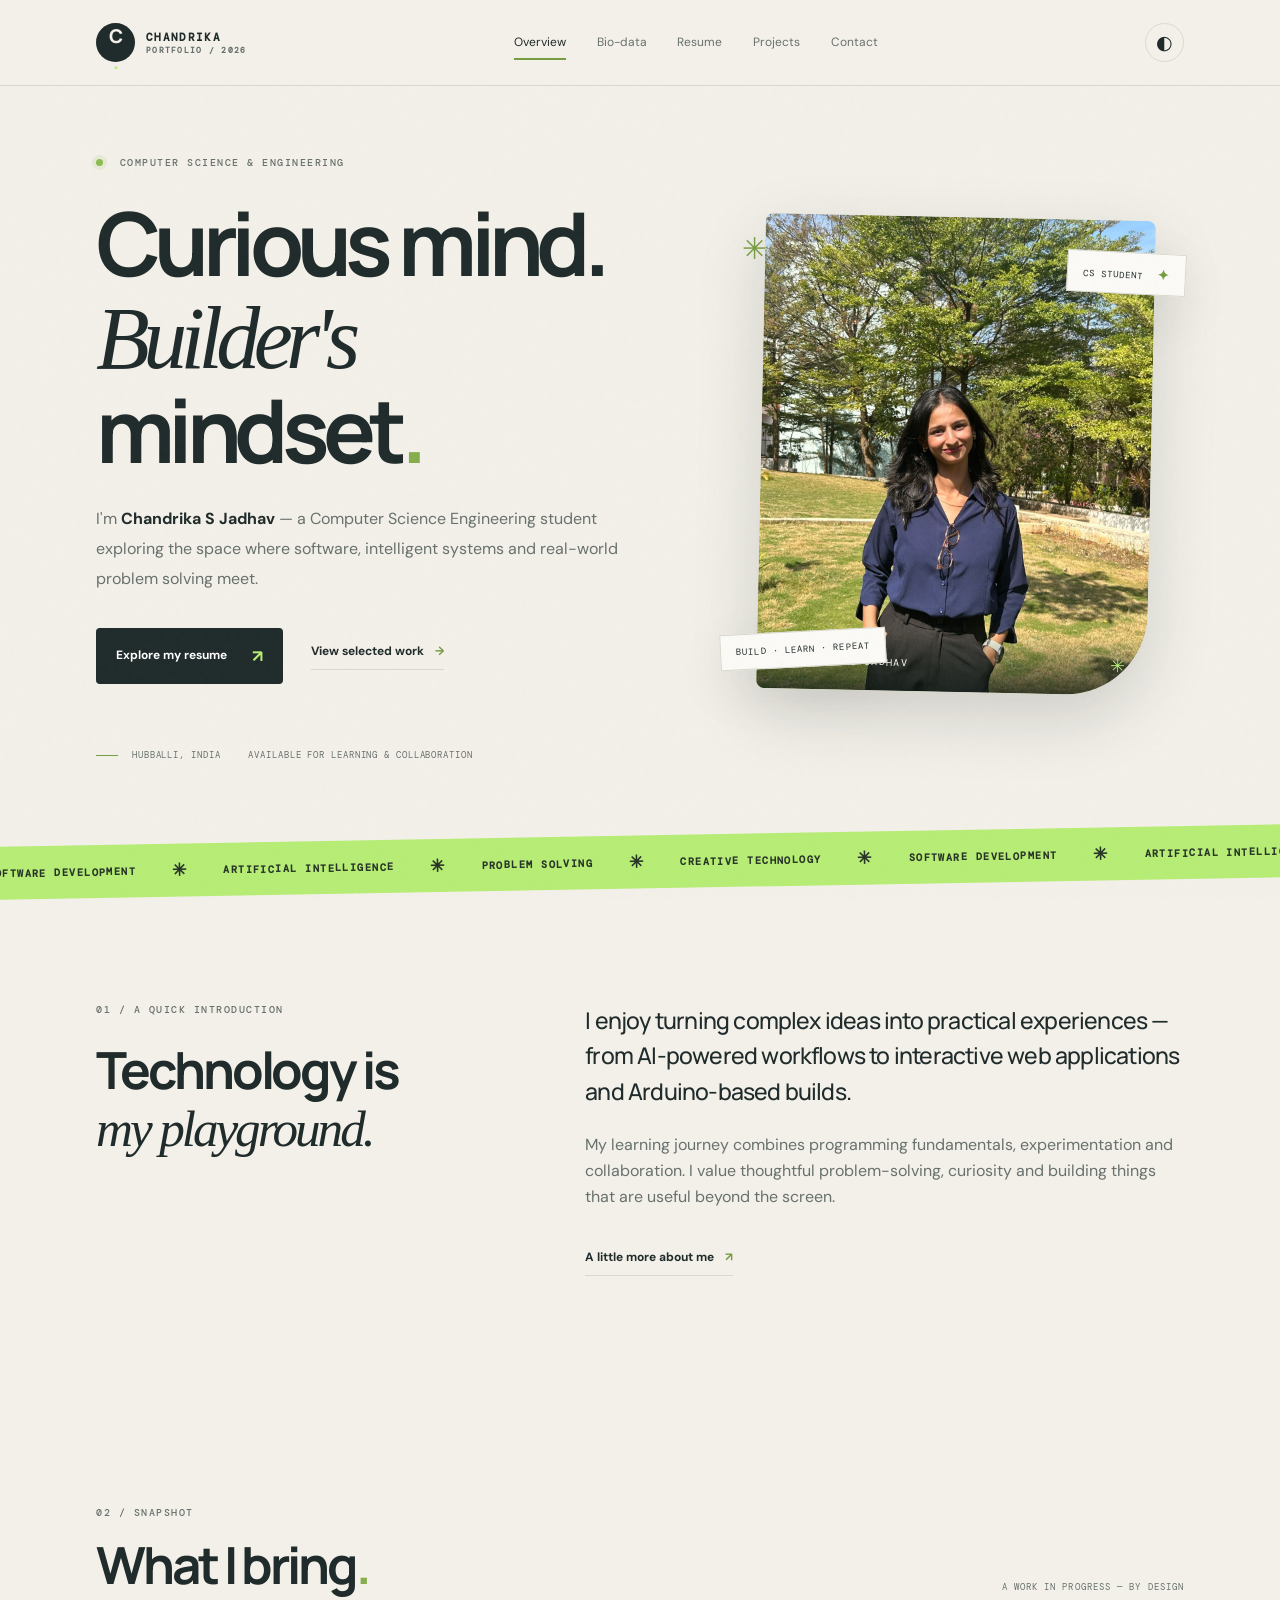
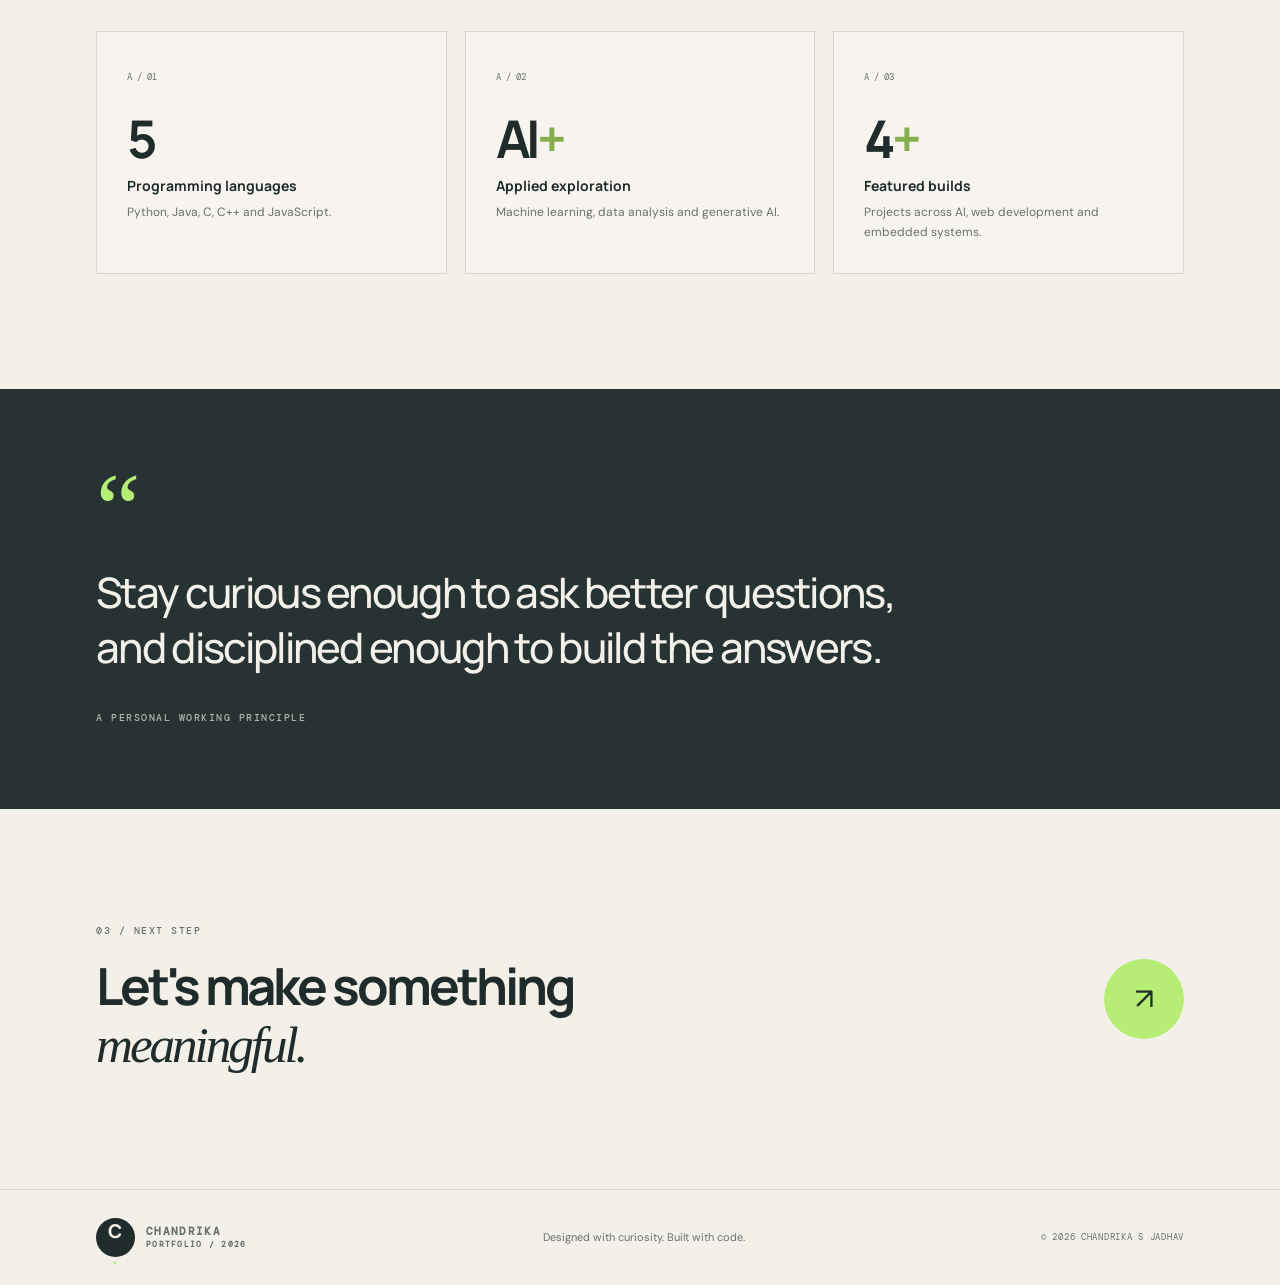
<file: index.html>
<!DOCTYPE html>
<html lang="en">
<head>
  <meta charset="UTF-8">
  <meta name="viewport" content="width=device-width, initial-scale=1.0">
  <meta name="description" content="The personal portfolio and resume of Chandrika S Jadhav, Computer Science Engineering student.">
  <title>Chandrika S Jadhav — Portfolio</title>
  <link rel="preconnect" href="https://fonts.googleapis.com">
  <link rel="preconnect" href="https://fonts.gstatic.com" crossorigin>
  <link href="https://fonts.googleapis.com/css2?family=DM+Mono:wght@400;500&family=DM+Sans:wght@400;500;600;700&family=Manrope:wght@400;500;600;700;800&display=swap" rel="stylesheet">
  <link rel="stylesheet" href="css/style.css">
</head>
<body>
  <div class="page-noise" aria-hidden="true"></div>
  <header class="site-header">
    <a class="brand" href="index.html" aria-label="Chandrika home"><span class="brand-mark">C<span>.</span></span><span class="brand-name">CHANDRIKA <small>PORTFOLIO / 2026</small></span></a>
    <button class="menu-toggle" aria-label="Open navigation" aria-expanded="false"><span></span><span></span></button>
    <nav class="main-nav" aria-label="Main navigation">
      <a class="active" href="index.html">Overview</a>
      <a href="biodata.html">Bio-data</a>
      <a href="resume.html">Resume</a>
      <a href="projects.html">Projects</a>
      <a href="contact.html">Contact</a>
    </nav>
    <button class="theme-toggle" type="button" aria-label="Toggle colour theme"><span class="theme-icon">◐</span></button>
  </header>

  <main>
    <section class="hero section-wrap">
      <div class="hero-copy">
        <p class="eyebrow reveal"><span class="status-dot"></span> COMPUTER SCIENCE & ENGINEERING</p>
        <h1 class="hero-title reveal">Curious mind.<br><em>Builder's</em> mindset<span class="accent">.</span></h1>
        <p class="hero-intro reveal">I'm <strong>Chandrika S Jadhav</strong> — a Computer Science Engineering student exploring the space where software, intelligent systems and real-world problem solving meet.</p>
        <div class="hero-actions reveal">
          <a class="button button-primary" href="resume.html">Explore my resume <span>↗</span></a>
          <a class="text-link" href="projects.html">View selected work <span>→</span></a>
        </div>
        <div class="hero-meta reveal">
          <span><i class="meta-line"></i> HUBBALLI, INDIA</span>
          <span>AVAILABLE FOR LEARNING & COLLABORATION</span>
        </div>
      </div>
      <div class="hero-photo-wrap reveal">
        <div class="hero-photo-frame">
          <img class="hero-photo" src="images/chandrika-profile.jpg" alt="Chandrika S Jadhav standing outdoors in a navy shirt" fetchpriority="high">
          <span class="photo-caption">CHANDRIKA S JADHAV <i>✳</i></span>
        </div>
        <span class="photo-float photo-float-top">CS STUDENT <b>✦</b></span>
        <span class="photo-float photo-float-bottom">BUILD · LEARN · REPEAT</span>
        <span class="photo-spark">✳</span>
      </div>
    </section>

    <section class="ticker" aria-label="Areas of interest">
      <div class="ticker-track"><span>SOFTWARE DEVELOPMENT</span><b>✳</b><span>ARTIFICIAL INTELLIGENCE</span><b>✳</b><span>PROBLEM SOLVING</span><b>✳</b><span>CREATIVE TECHNOLOGY</span><b>✳</b><span>SOFTWARE DEVELOPMENT</span><b>✳</b><span>ARTIFICIAL INTELLIGENCE</span><b>✳</b></div>
    </section>

    <section class="section-wrap intro-grid section-pad">
      <div class="section-heading reveal"><p class="eyebrow">01 / A QUICK INTRODUCTION</p><h2>Technology is<br><em>my playground.</em></h2></div>
      <div class="intro-content reveal">
        <p class="large-copy">I enjoy turning complex ideas into practical experiences — from AI-powered workflows to interactive web applications and Arduino-based builds.</p>
        <p>My learning journey combines programming fundamentals, experimentation and collaboration. I value thoughtful problem-solving, curiosity and building things that are useful beyond the screen.</p>
        <a class="arrow-link" href="biodata.html">A little more about me <span>↗</span></a>
      </div>
    </section>

    <section class="section-wrap section-pad">
      <div class="section-topline reveal"><div><p class="eyebrow">02 / SNAPSHOT</p><h2>What I bring<span class="accent">.</span></h2></div><span class="mono-note">A WORK IN PROGRESS — BY DESIGN</span></div>
      <div class="stat-grid">
        <article class="stat-card reveal"><span class="stat-index">A / 01</span><strong>5</strong><h3>Programming languages</h3><p>Python, Java, C, C++ and JavaScript.</p></article>
        <article class="stat-card reveal"><span class="stat-index">A / 02</span><strong>AI<span class="accent">+</span></strong><h3>Applied exploration</h3><p>Machine learning, data analysis and generative AI.</p></article>
        <article class="stat-card reveal"><span class="stat-index">A / 03</span><strong>4<span class="accent">+</span></strong><h3>Featured builds</h3><p>Projects across AI, web development and embedded systems.</p></article>
      </div>
    </section>

    <section class="quote-band">
      <div class="section-wrap quote-inner reveal"><span class="quote-mark">“</span><p>Stay curious enough to ask better questions, and disciplined enough to build the answers.</p><span class="eyebrow">A PERSONAL WORKING PRINCIPLE</span></div>
    </section>

    <section class="section-wrap section-pad closing-cta reveal">
      <div><p class="eyebrow">03 / NEXT STEP</p><h2>Let's make something<br><em>meaningful.</em></h2></div>
      <a class="round-link" href="contact.html" aria-label="Go to contact page">↗</a>
    </section>
  </main>

  <footer class="site-footer"><a class="brand" href="index.html"><span class="brand-mark">C<span>.</span></span><span class="brand-name">CHANDRIKA <small>PORTFOLIO / 2026</small></span></a><p>Designed with curiosity. Built with code.</p><span>© <span class="current-year">2026</span> CHANDRIKA S JADHAV</span></footer>
  <script src="https://code.jquery.com/jquery-3.7.1.min.js"></script>
  <script src="js/script.js"></script>
</body>
</html>
</file>
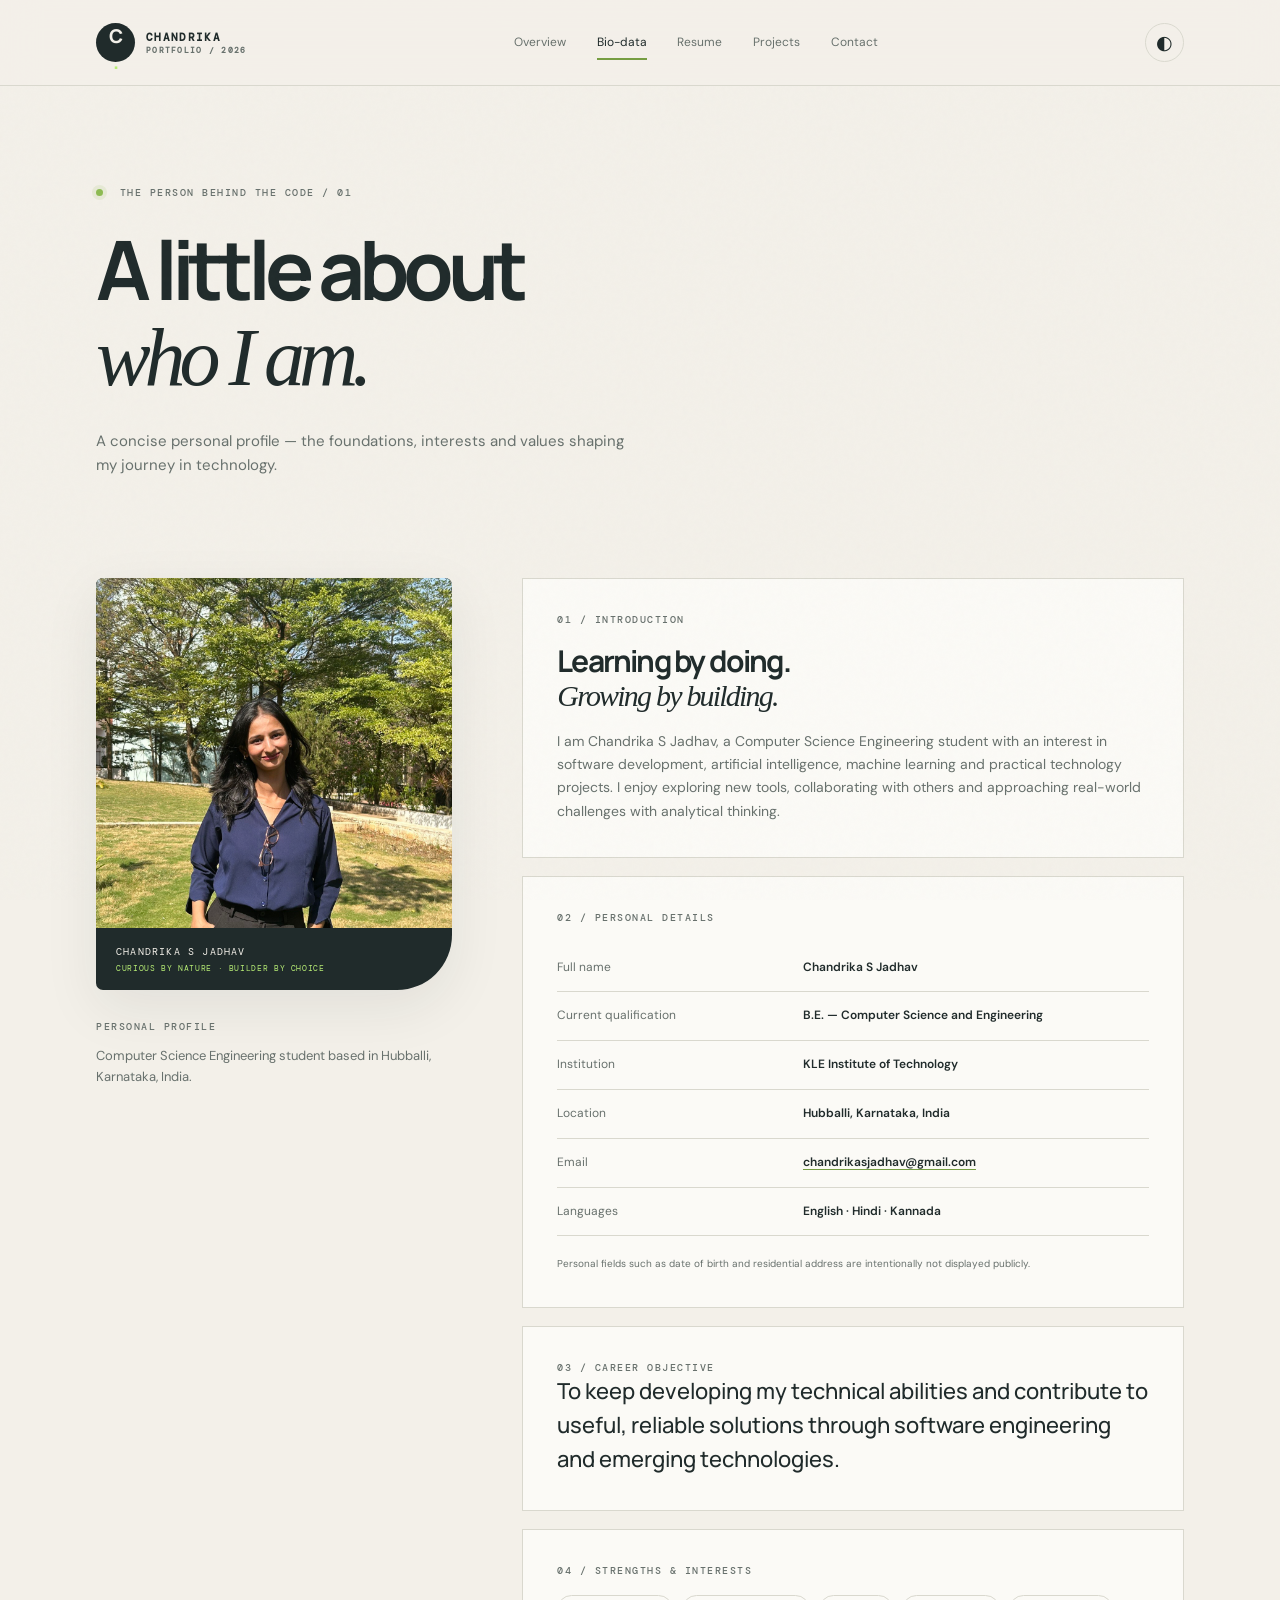
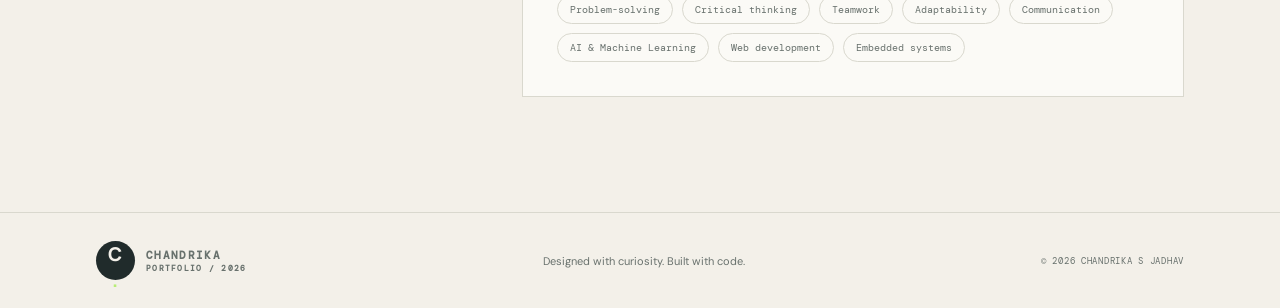
<file: biodata.html>
<!DOCTYPE html>
<html lang="en">
<head>
  <meta charset="UTF-8"><meta name="viewport" content="width=device-width, initial-scale=1.0">
  <meta name="description" content="Bio-data and personal profile of Chandrika S Jadhav.">
  <title>Bio-data — Chandrika S Jadhav</title>
  <link rel="preconnect" href="https://fonts.googleapis.com"><link rel="preconnect" href="https://fonts.gstatic.com" crossorigin>
  <link href="https://fonts.googleapis.com/css2?family=DM+Mono:wght@400;500&family=DM+Sans:wght@400;500;600;700&family=Manrope:wght@400;500;600;700;800&display=swap" rel="stylesheet">
  <link rel="stylesheet" href="css/style.css">
</head>
<body>
  <div class="page-noise" aria-hidden="true"></div>
  <header class="site-header">
    <a class="brand" href="index.html"><span class="brand-mark">C<span>.</span></span><span class="brand-name">CHANDRIKA <small>PORTFOLIO / 2026</small></span></a>
    <button class="menu-toggle" aria-label="Open navigation" aria-expanded="false"><span></span><span></span></button>
    <nav class="main-nav" aria-label="Main navigation"><a href="index.html">Overview</a><a class="active" href="biodata.html">Bio-data</a><a href="resume.html">Resume</a><a href="projects.html">Projects</a><a href="contact.html">Contact</a></nav>
    <button class="theme-toggle" type="button" aria-label="Toggle colour theme"><span class="theme-icon">◐</span></button>
  </header>
  <main>
    <section class="page-hero section-wrap">
      <p class="eyebrow reveal"><span class="status-dot"></span> THE PERSON BEHIND THE CODE / 01</p>
      <h1 class="page-title reveal">A little about<br><em>who I am.</em></h1>
      <p class="page-lead reveal">A concise personal profile — the foundations, interests and values shaping my journey in technology.</p>
    </section>
    <section class="section-wrap bio-layout section-pad">
      <aside class="bio-aside reveal">
        <figure class="bio-photo-card">
          <img src="images/chandrika-profile.jpg" alt="Portrait of Chandrika S Jadhav outdoors" loading="lazy">
          <figcaption><span>CHANDRIKA S JADHAV</span><small>CURIOUS BY NATURE · BUILDER BY CHOICE</small></figcaption>
        </figure>
        <p class="eyebrow">PERSONAL PROFILE</p><p class="aside-note">Computer Science Engineering student based in Hubballi, Karnataka, India.</p>
      </aside>
      <div class="bio-main">
        <article class="content-panel reveal"><p class="eyebrow">01 / INTRODUCTION</p><h2>Learning by doing.<br><em>Growing by building.</em></h2><p>I am Chandrika S Jadhav, a Computer Science Engineering student with an interest in software development, artificial intelligence, machine learning and practical technology projects. I enjoy exploring new tools, collaborating with others and approaching real-world challenges with analytical thinking.</p></article>
        <article class="content-panel reveal"><p class="eyebrow">02 / PERSONAL DETAILS</p><div class="detail-list">
          <div><span>Full name</span><strong>Chandrika S Jadhav</strong></div>
          <div><span>Current qualification</span><strong>B.E. — Computer Science and Engineering</strong></div>
          <div><span>Institution</span><strong>KLE Institute of Technology</strong></div>
          <div><span>Location</span><strong>Hubballi, Karnataka, India</strong></div>
          <div><span>Email</span><strong><a href="mailto:chandrikasjadhav@gmail.com">chandrikasjadhav@gmail.com</a></strong></div>
          <div><span>Languages</span><strong>English · Hindi · Kannada</strong></div>
        </div><p class="small-note">Personal fields such as date of birth and residential address are intentionally not displayed publicly.</p></article>
        <article class="content-panel reveal"><p class="eyebrow">03 / CAREER OBJECTIVE</p><p class="large-copy">To keep developing my technical abilities and contribute to useful, reliable solutions through software engineering and emerging technologies.</p></article>
        <article class="content-panel reveal"><p class="eyebrow">04 / STRENGTHS & INTERESTS</p><div class="tag-cloud"><span>Problem-solving</span><span>Critical thinking</span><span>Teamwork</span><span>Adaptability</span><span>Communication</span><span>AI & Machine Learning</span><span>Web development</span><span>Embedded systems</span></div></article>
      </div>
    </section>
  </main>
  <footer class="site-footer"><a class="brand" href="index.html"><span class="brand-mark">C<span>.</span></span><span class="brand-name">CHANDRIKA <small>PORTFOLIO / 2026</small></span></a><p>Designed with curiosity. Built with code.</p><span>© <span class="current-year">2026</span> CHANDRIKA S JADHAV</span></footer>
  <script src="https://code.jquery.com/jquery-3.7.1.min.js"></script><script src="js/script.js"></script>
</body>
</html>
</file>
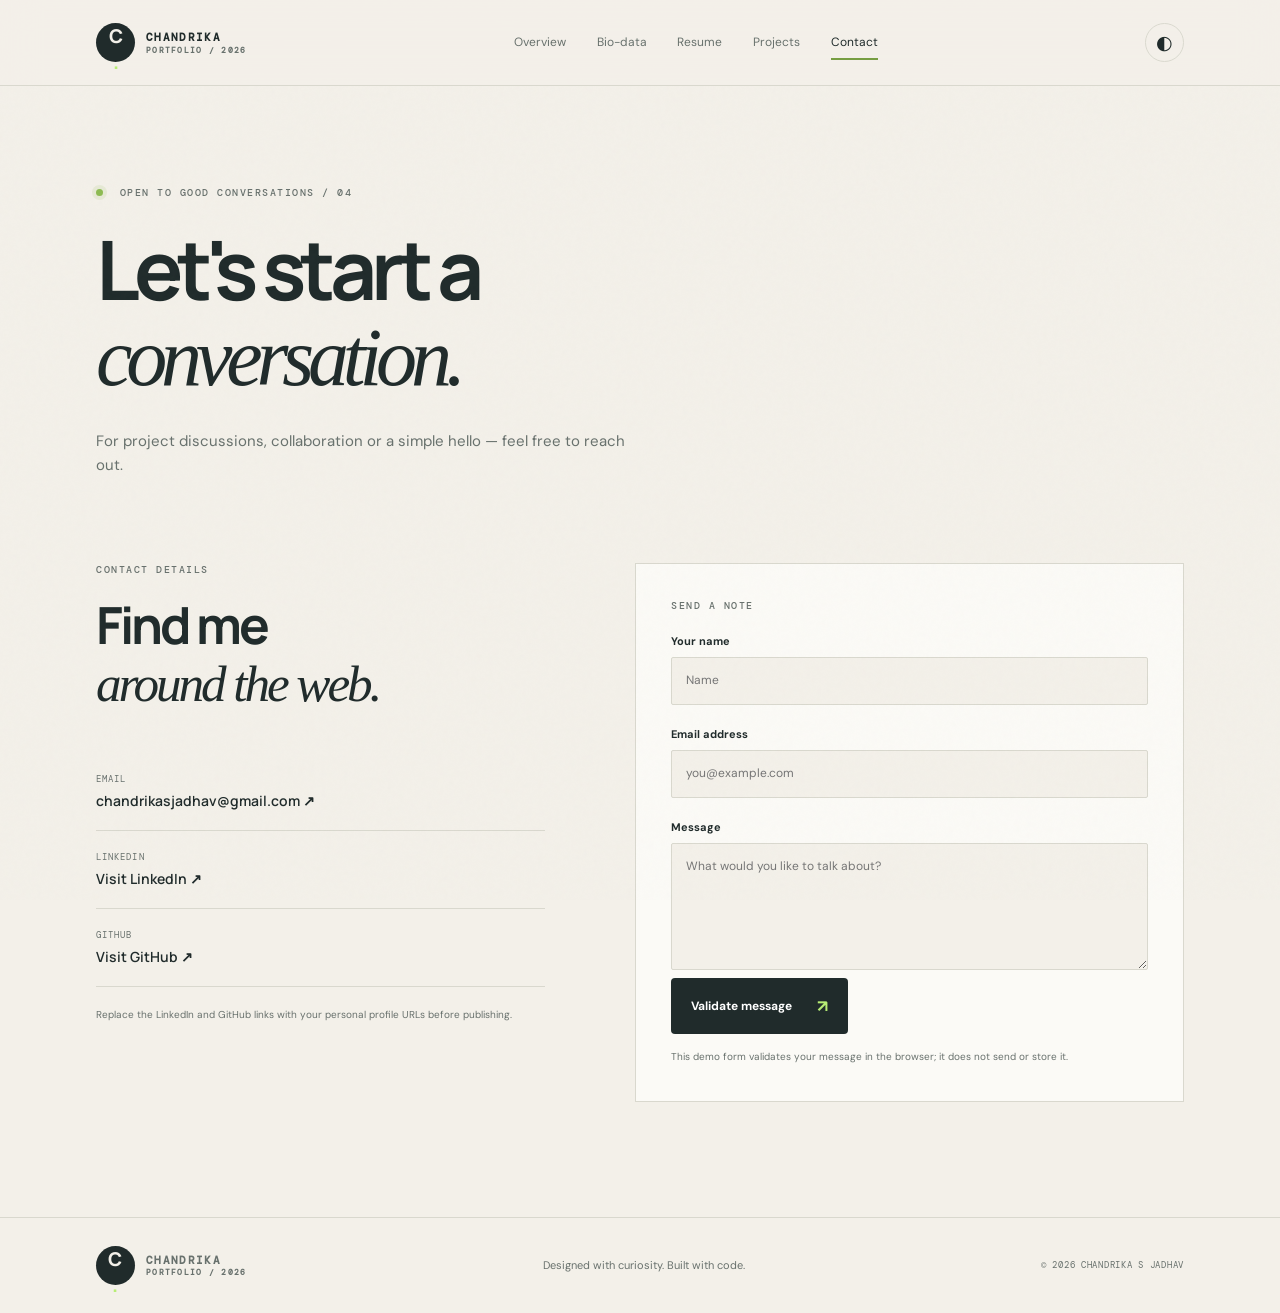
<file: contact.html>
<!DOCTYPE html>
<html lang="en">
<head>
  <meta charset="UTF-8"><meta name="viewport" content="width=device-width, initial-scale=1.0">
  <meta name="description" content="Contact Chandrika S Jadhav.">
  <title>Contact — Chandrika S Jadhav</title>
  <link rel="preconnect" href="https://fonts.googleapis.com"><link rel="preconnect" href="https://fonts.gstatic.com" crossorigin>
  <link href="https://fonts.googleapis.com/css2?family=DM+Mono:wght@400;500&family=DM+Sans:wght@400;500;600;700&family=Manrope:wght@400;500;600;700;800&display=swap" rel="stylesheet">
  <link rel="stylesheet" href="css/style.css">
</head>
<body>
  <div class="page-noise" aria-hidden="true"></div>
  <header class="site-header">
    <a class="brand" href="index.html"><span class="brand-mark">C<span>.</span></span><span class="brand-name">CHANDRIKA <small>PORTFOLIO / 2026</small></span></a>
    <button class="menu-toggle" aria-label="Open navigation" aria-expanded="false"><span></span><span></span></button>
    <nav class="main-nav" aria-label="Main navigation"><a href="index.html">Overview</a><a href="biodata.html">Bio-data</a><a href="resume.html">Resume</a><a href="projects.html">Projects</a><a class="active" href="contact.html">Contact</a></nav>
    <button class="theme-toggle" type="button" aria-label="Toggle colour theme"><span class="theme-icon">◐</span></button>
  </header>
  <main>
    <section class="page-hero section-wrap"><p class="eyebrow reveal"><span class="status-dot"></span> OPEN TO GOOD CONVERSATIONS / 04</p><h1 class="page-title reveal">Let's start a<br><em>conversation.</em></h1><p class="page-lead reveal">For project discussions, collaboration or a simple hello — feel free to reach out.</p></section>
    <section class="section-wrap contact-layout section-pad">
      <div class="contact-details reveal">
        <p class="eyebrow">CONTACT DETAILS</p><h2>Find me<br><em>around the web.</em></h2>
        <a class="contact-line" href="mailto:chandrikasjadhav@gmail.com"><span>EMAIL</span><strong>chandrikasjadhav@gmail.com ↗</strong></a>
        <a class="contact-line" href="https://www.linkedin.com/" target="_blank" rel="noopener"><span>LINKEDIN</span><strong>Visit LinkedIn ↗</strong></a>
        <a class="contact-line" href="https://github.com/" target="_blank" rel="noopener"><span>GITHUB</span><strong>Visit GitHub ↗</strong></a>
        <p class="small-note">Replace the LinkedIn and GitHub links with your personal profile URLs before publishing.</p>
      </div>
      <form class="contact-form reveal" id="contactForm" novalidate>
        <p class="eyebrow">SEND A NOTE</p>
        <label for="visitorName">Your name</label><input id="visitorName" name="visitorName" type="text" placeholder="Name" required>
        <label for="visitorEmail">Email address</label><input id="visitorEmail" name="visitorEmail" type="email" placeholder="you@example.com" required>
        <label for="visitorMessage">Message</label><textarea id="visitorMessage" name="visitorMessage" rows="5" placeholder="What would you like to talk about?" required></textarea>
        <button class="button button-primary" type="submit">Validate message <span>↗</span></button>
        <p id="formStatus" class="form-status" role="status" aria-live="polite">This demo form validates your message in the browser; it does not send or store it.</p>
      </form>
    </section>
  </main>
  <footer class="site-footer"><a class="brand" href="index.html"><span class="brand-mark">C<span>.</span></span><span class="brand-name">CHANDRIKA <small>PORTFOLIO / 2026</small></span></a><p>Designed with curiosity. Built with code.</p><span>© <span class="current-year">2026</span> CHANDRIKA S JADHAV</span></footer>
  <script src="https://code.jquery.com/jquery-3.7.1.min.js"></script><script src="js/script.js"></script>
</body>
</html>
</file>
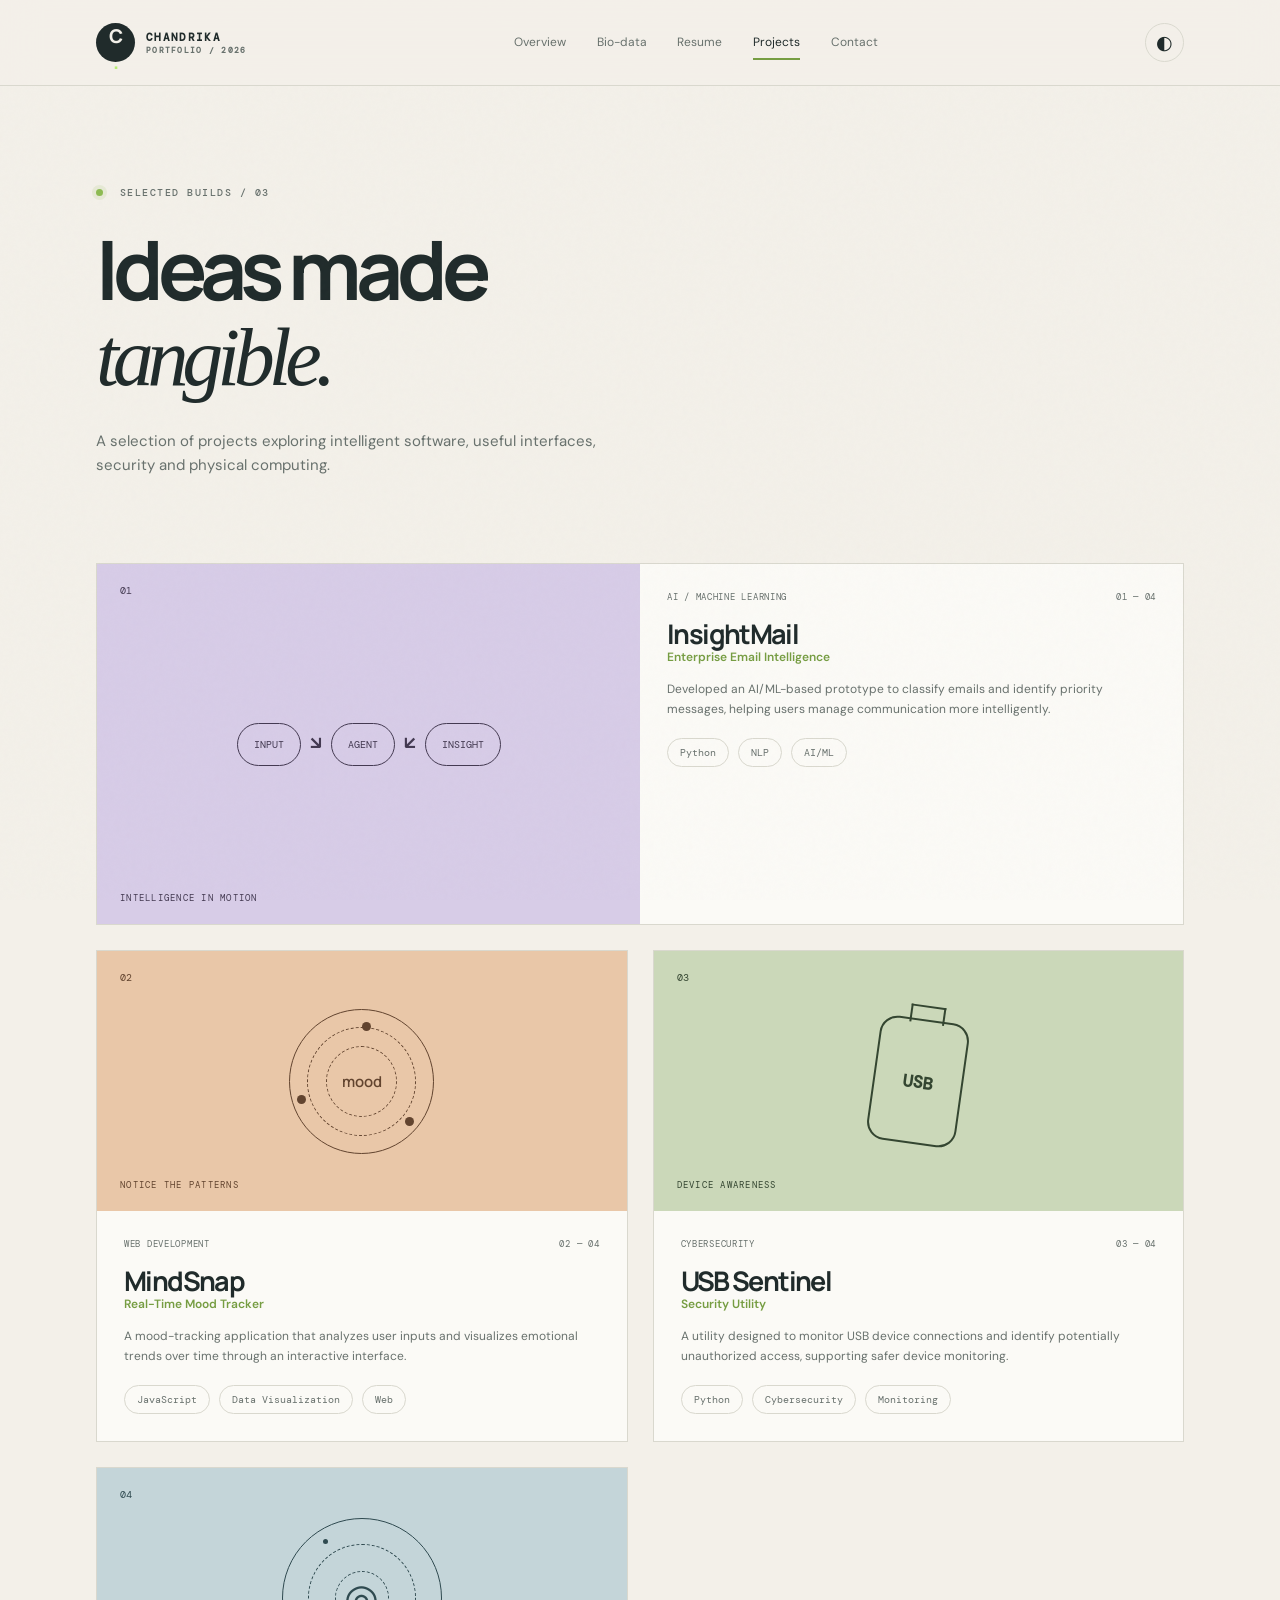
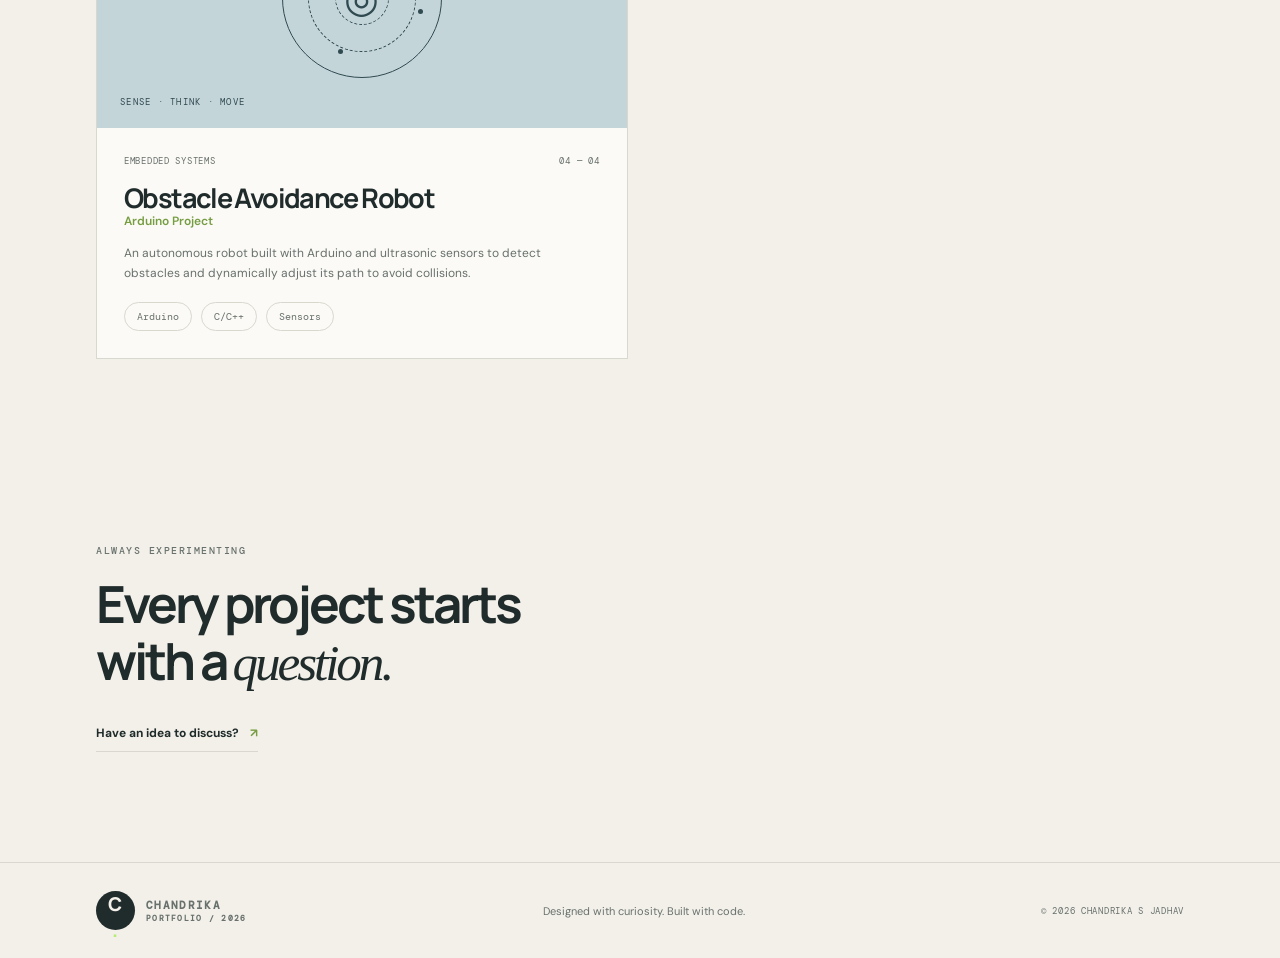
<file: projects.html>
<!DOCTYPE html>
<html lang="en">
<head>
  <meta charset="UTF-8"><meta name="viewport" content="width=device-width, initial-scale=1.0">
  <meta name="description" content="Selected software, AI and embedded systems projects by Chandrika S Jadhav.">
  <title>Projects — Chandrika S Jadhav</title>
  <link rel="preconnect" href="https://fonts.googleapis.com"><link rel="preconnect" href="https://fonts.gstatic.com" crossorigin>
  <link href="https://fonts.googleapis.com/css2?family=DM+Mono:wght@400;500&family=DM+Sans:wght@400;500;600;700&family=Manrope:wght@400;500;600;700;800&display=swap" rel="stylesheet">
  <link rel="stylesheet" href="css/style.css">
</head>
<body>
  <div class="page-noise" aria-hidden="true"></div>
  <header class="site-header">
    <a class="brand" href="index.html"><span class="brand-mark">C<span>.</span></span><span class="brand-name">CHANDRIKA <small>PORTFOLIO / 2026</small></span></a>
    <button class="menu-toggle" aria-label="Open navigation" aria-expanded="false"><span></span><span></span></button>
    <nav class="main-nav" aria-label="Main navigation"><a href="index.html">Overview</a><a href="biodata.html">Bio-data</a><a href="resume.html">Resume</a><a class="active" href="projects.html">Projects</a><a href="contact.html">Contact</a></nav>
    <button class="theme-toggle" type="button" aria-label="Toggle colour theme"><span class="theme-icon">◐</span></button>
  </header>
  <main>
    <section class="page-hero section-wrap"><p class="eyebrow reveal"><span class="status-dot"></span> SELECTED BUILDS / 03</p><h1 class="page-title reveal">Ideas made<br><em>tangible.</em></h1><p class="page-lead reveal">A selection of projects exploring intelligent software, useful interfaces, security and physical computing.</p></section>
    <section class="section-wrap section-pad project-grid">
      <article class="project-card project-feature reveal"><div class="project-visual visual-violet"><span class="visual-number">01</span><div class="flow-nodes"><i>INPUT</i><b>↘</b><i>AGENT</i><b>↙</b><i>INSIGHT</i></div><span class="visual-caption">INTELLIGENCE IN MOTION</span></div><div class="project-info"><div class="project-meta"><span>AI / MACHINE LEARNING</span><span>01 — 04</span></div><h2>InsightMail</h2><h3>Enterprise Email Intelligence</h3><p>Developed an AI/ML-based prototype to classify emails and identify priority messages, helping users manage communication more intelligently.</p><div class="tag-cloud"><span>Python</span><span>NLP</span><span>AI/ML</span></div></div></article>
      <article class="project-card reveal"><div class="project-visual visual-orange"><span class="visual-number">02</span><div class="mood-orbit"><i></i><i></i><i></i><b>mood</b></div><span class="visual-caption">NOTICE THE PATTERNS</span></div><div class="project-info"><div class="project-meta"><span>WEB DEVELOPMENT</span><span>02 — 04</span></div><h2>MindSnap</h2><h3>Real-Time Mood Tracker</h3><p>A mood-tracking application that analyzes user inputs and visualizes emotional trends over time through an interactive interface.</p><div class="tag-cloud"><span>JavaScript</span><span>Data Visualization</span><span>Web</span></div></div></article>
      <article class="project-card reveal"><div class="project-visual visual-green"><span class="visual-number">03</span><div class="usb-shape"><span>USB</span><i></i></div><span class="visual-caption">DEVICE AWARENESS</span></div><div class="project-info"><div class="project-meta"><span>CYBERSECURITY</span><span>03 — 04</span></div><h2>USB Sentinel</h2><h3>Security Utility</h3><p>A utility designed to monitor USB device connections and identify potentially unauthorized access, supporting safer device monitoring.</p><div class="tag-cloud"><span>Python</span><span>Cybersecurity</span><span>Monitoring</span></div></div></article>
      <article class="project-card reveal"><div class="project-visual visual-blue"><span class="visual-number">04</span><div class="robot-radar"><span>◎</span><i></i><i></i><i></i></div><span class="visual-caption">SENSE · THINK · MOVE</span></div><div class="project-info"><div class="project-meta"><span>EMBEDDED SYSTEMS</span><span>04 — 04</span></div><h2>Obstacle Avoidance Robot</h2><h3>Arduino Project</h3><p>An autonomous robot built with Arduino and ultrasonic sensors to detect obstacles and dynamically adjust its path to avoid collisions.</p><div class="tag-cloud"><span>Arduino</span><span>C/C++</span><span>Sensors</span></div></div></article>
    </section>
    <section class="section-wrap bottom-note reveal"><p class="eyebrow">ALWAYS EXPERIMENTING</p><h2>Every project starts<br>with a <em>question.</em></h2><a class="arrow-link" href="contact.html">Have an idea to discuss? <span>↗</span></a></section>
  </main>
  <footer class="site-footer"><a class="brand" href="index.html"><span class="brand-mark">C<span>.</span></span><span class="brand-name">CHANDRIKA <small>PORTFOLIO / 2026</small></span></a><p>Designed with curiosity. Built with code.</p><span>© <span class="current-year">2026</span> CHANDRIKA S JADHAV</span></footer>
  <script src="https://code.jquery.com/jquery-3.7.1.min.js"></script><script src="js/script.js"></script>
</body>
</html>
</file>
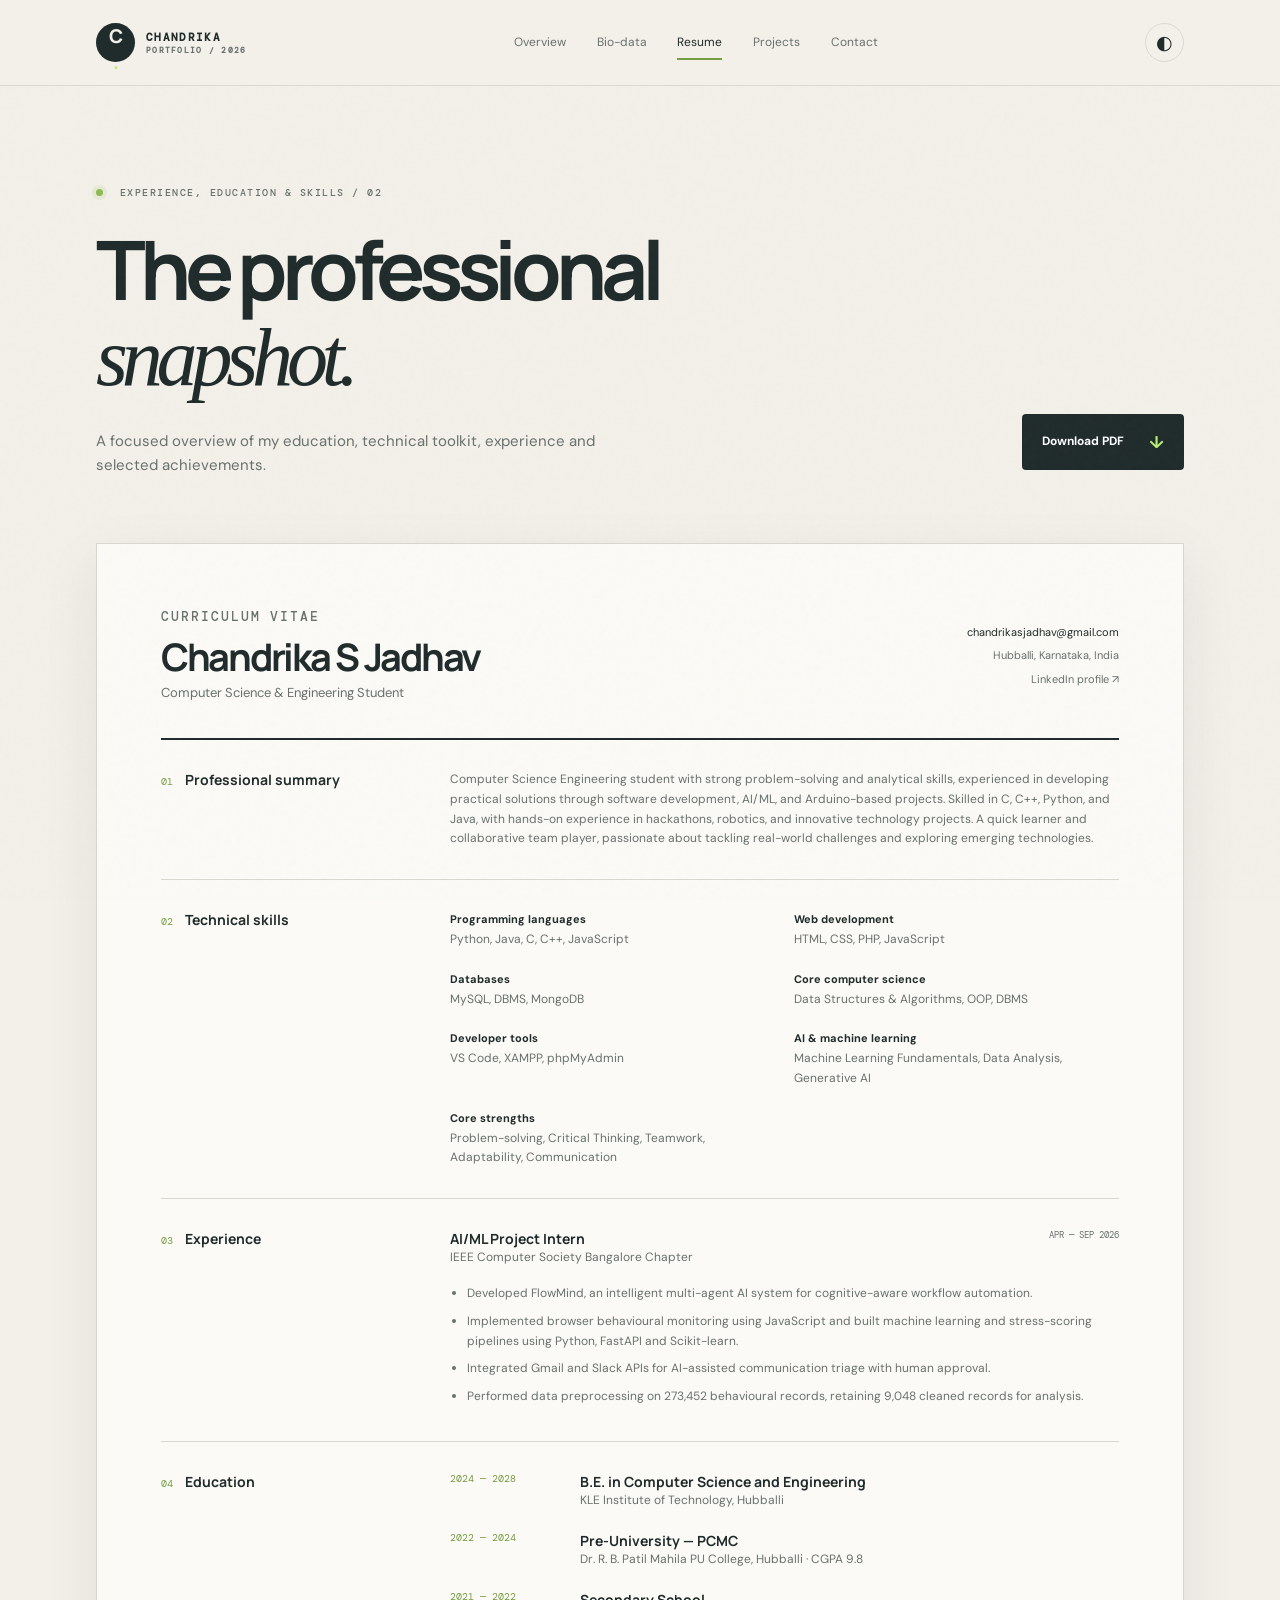
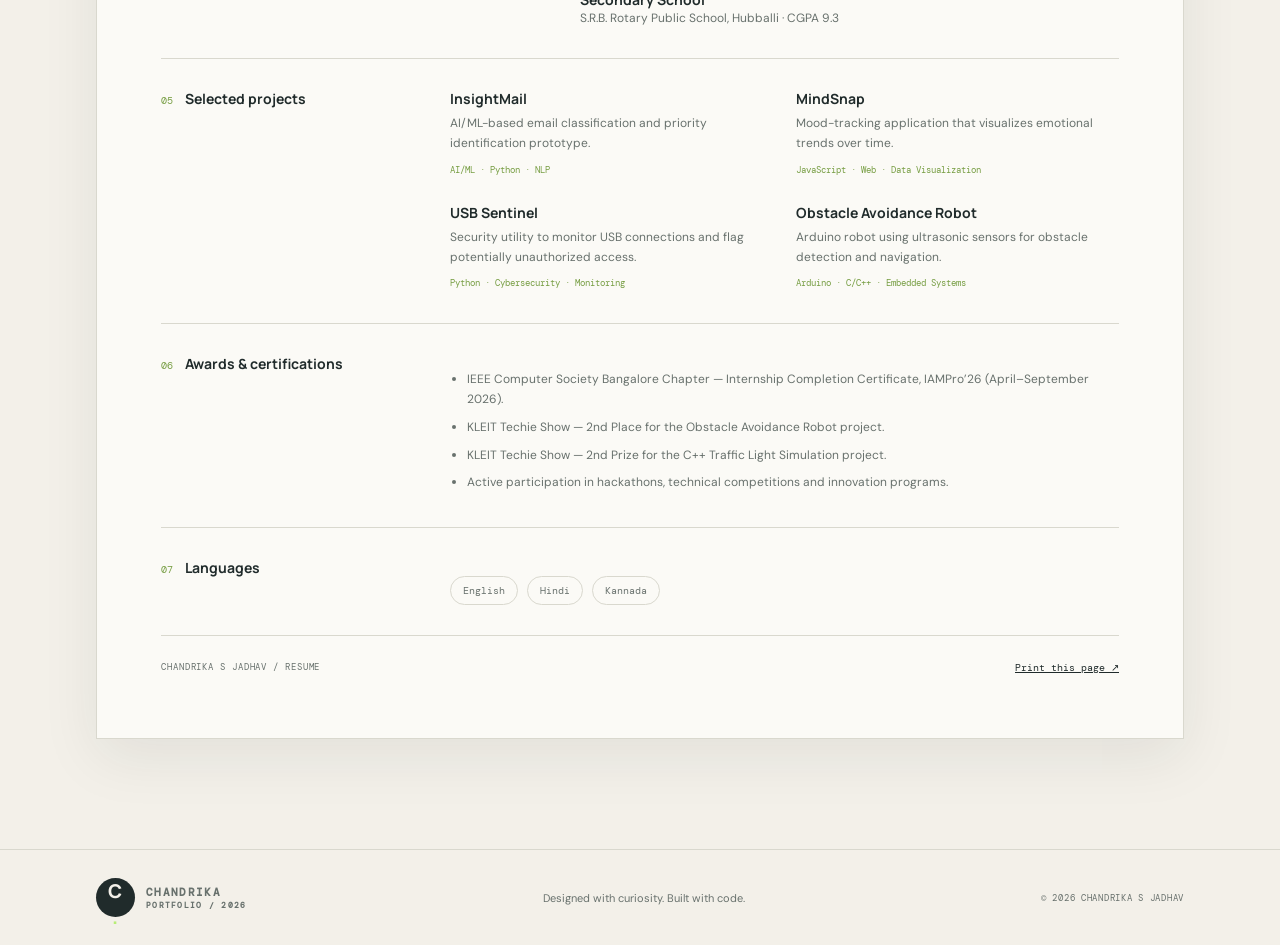
<file: resume.html>
<!DOCTYPE html>
<html lang="en">
<head>
  <meta charset="UTF-8"><meta name="viewport" content="width=device-width, initial-scale=1.0">
  <meta name="description" content="Professional resume of Chandrika S Jadhav.">
  <title>Resume — Chandrika S Jadhav</title>
  <link rel="preconnect" href="https://fonts.googleapis.com"><link rel="preconnect" href="https://fonts.gstatic.com" crossorigin>
  <link href="https://fonts.googleapis.com/css2?family=DM+Mono:wght@400;500&family=DM+Sans:wght@400;500;600;700&family=Manrope:wght@400;500;600;700;800&display=swap" rel="stylesheet">
  <link rel="stylesheet" href="css/style.css">
</head>
<body>
  <div class="page-noise" aria-hidden="true"></div>
  <header class="site-header">
    <a class="brand" href="index.html"><span class="brand-mark">C<span>.</span></span><span class="brand-name">CHANDRIKA <small>PORTFOLIO / 2026</small></span></a>
    <button class="menu-toggle" aria-label="Open navigation" aria-expanded="false"><span></span><span></span></button>
    <nav class="main-nav" aria-label="Main navigation"><a href="index.html">Overview</a><a href="biodata.html">Bio-data</a><a class="active" href="resume.html">Resume</a><a href="projects.html">Projects</a><a href="contact.html">Contact</a></nav>
    <button class="theme-toggle" type="button" aria-label="Toggle colour theme"><span class="theme-icon">◐</span></button>
  </header>
  <main>
    <section class="page-hero section-wrap resume-heading">
      <div><p class="eyebrow reveal"><span class="status-dot"></span> EXPERIENCE, EDUCATION & SKILLS / 02</p><h1 class="page-title reveal">The professional<br><em>snapshot.</em></h1><p class="page-lead reveal">A focused overview of my education, technical toolkit, experience and selected achievements.</p></div>
      <a class="button button-primary reveal" href="files/ChandrikaResume.pdf" download>Download PDF <span>↓</span></a>
    </section>
    <section class="section-wrap resume-sheet">
      <div class="resume-top reveal"><div><p class="eyebrow">CURRICULUM VITAE</p><h2>Chandrika S Jadhav</h2><p>Computer Science & Engineering Student</p></div><div class="resume-contact"><a href="mailto:chandrikasjadhav@gmail.com">chandrikasjadhav@gmail.com</a><span>Hubballi, Karnataka, India</span><a href="https://www.linkedin.com/" target="_blank" rel="noopener">LinkedIn profile ↗</a></div></div>
      <div class="resume-section reveal"><div class="resume-label"><span>01</span><h3>Professional summary</h3></div><div class="resume-body"><p>Computer Science Engineering student with strong problem-solving and analytical skills, experienced in developing practical solutions through software development, AI/ML, and Arduino-based projects. Skilled in C, C++, Python, and Java, with hands-on experience in hackathons, robotics, and innovative technology projects. A quick learner and collaborative team player, passionate about tackling real-world challenges and exploring emerging technologies.</p></div></div>
      <div class="resume-section reveal"><div class="resume-label"><span>02</span><h3>Technical skills</h3></div><div class="resume-body skill-groups">
        <div><b>Programming languages</b><p>Python, Java, C, C++, JavaScript</p></div>
        <div><b>Web development</b><p>HTML, CSS, PHP, JavaScript</p></div>
        <div><b>Databases</b><p>MySQL, DBMS, MongoDB</p></div>
        <div><b>Core computer science</b><p>Data Structures & Algorithms, OOP, DBMS</p></div>
        <div><b>Developer tools</b><p>VS Code, XAMPP, phpMyAdmin</p></div>
        <div><b>AI & machine learning</b><p>Machine Learning Fundamentals, Data Analysis, Generative AI</p></div>
        <div><b>Core strengths</b><p>Problem-solving, Critical Thinking, Teamwork, Adaptability, Communication</p></div>
      </div></div>
      <div class="resume-section reveal"><div class="resume-label"><span>03</span><h3>Experience</h3></div><div class="resume-body"><div class="experience-entry"><div class="entry-heading"><div><h4>AI/ML Project Intern</h4><p>IEEE Computer Society Bangalore Chapter</p></div><span>APR — SEP 2026</span></div><ul><li>Developed FlowMind, an intelligent multi-agent AI system for cognitive-aware workflow automation.</li><li>Implemented browser behavioural monitoring using JavaScript and built machine learning and stress-scoring pipelines using Python, FastAPI and Scikit-learn.</li><li>Integrated Gmail and Slack APIs for AI-assisted communication triage with human approval.</li><li>Performed data preprocessing on 273,452 behavioural records, retaining 9,048 cleaned records for analysis.</li></ul></div></div></div>
      <div class="resume-section reveal"><div class="resume-label"><span>04</span><h3>Education</h3></div><div class="resume-body timeline">
        <div class="timeline-item"><span class="timeline-date">2024 — 2028</span><div><h4>B.E. in Computer Science and Engineering</h4><p>KLE Institute of Technology, Hubballi</p></div></div>
        <div class="timeline-item"><span class="timeline-date">2022 — 2024</span><div><h4>Pre-University — PCMC</h4><p>Dr. R. B. Patil Mahila PU College, Hubballi · CGPA 9.8</p></div></div>
        <div class="timeline-item"><span class="timeline-date">2021 — 2022</span><div><h4>Secondary School</h4><p>S.R.B. Rotary Public School, Hubballi · CGPA 9.3</p></div></div>
      </div></div>
      <div class="resume-section reveal"><div class="resume-label"><span>05</span><h3>Selected projects</h3></div><div class="resume-body project-mini-grid">
        <div><h4>InsightMail</h4><p>AI/ML-based email classification and priority identification prototype.</p><small>AI/ML · Python · NLP</small></div>
        <div><h4>MindSnap</h4><p>Mood-tracking application that visualizes emotional trends over time.</p><small>JavaScript · Web · Data Visualization</small></div>
        <div><h4>USB Sentinel</h4><p>Security utility to monitor USB connections and flag potentially unauthorized access.</p><small>Python · Cybersecurity · Monitoring</small></div>
        <div><h4>Obstacle Avoidance Robot</h4><p>Arduino robot using ultrasonic sensors for obstacle detection and navigation.</p><small>Arduino · C/C++ · Embedded Systems</small></div>
      </div></div>
      <div class="resume-section reveal"><div class="resume-label"><span>06</span><h3>Awards & certifications</h3></div><div class="resume-body"><ul class="award-list"><li>IEEE Computer Society Bangalore Chapter — Internship Completion Certificate, IAMPro’26 (April–September 2026).</li><li>KLEIT Techie Show — 2nd Place for the Obstacle Avoidance Robot project.</li><li>KLEIT Techie Show — 2nd Prize for the C++ Traffic Light Simulation project.</li><li>Active participation in hackathons, technical competitions and innovation programs.</li></ul></div></div>
      <div class="resume-section reveal"><div class="resume-label"><span>07</span><h3>Languages</h3></div><div class="resume-body"><div class="tag-cloud"><span>English</span><span>Hindi</span><span>Kannada</span></div></div></div>
      <div class="resume-bottom"><span>CHANDRIKA S JADHAV / RESUME</span><button class="print-button" onclick="window.print()">Print this page ↗</button></div>
    </section>
  </main>
  <footer class="site-footer"><a class="brand" href="index.html"><span class="brand-mark">C<span>.</span></span><span class="brand-name">CHANDRIKA <small>PORTFOLIO / 2026</small></span></a><p>Designed with curiosity. Built with code.</p><span>© <span class="current-year">2026</span> CHANDRIKA S JADHAV</span></footer>
  <script src="https://code.jquery.com/jquery-3.7.1.min.js"></script><script src="js/script.js"></script>
</body>
</html>
</file>
<file: css/style.css>
@import url('https://fonts.googleapis.com/css2?family=DM+Mono:wght@400;500&family=DM+Sans:wght@400;500;600;700&family=Manrope:wght@400;500;600;700;800&display=swap');

:root {
  --bg: #f3f0e9;
  --paper: #fbfaf6;
  --ink: #202b2b;
  --muted: #68716d;
  --line: #d9d8ce;
  --accent: #b7ed75;
  --accent-dark: #769d42;
  --violet: #c8bddf;
  --nav: rgba(243,240,233,.88);
  --shadow: 0 18px 55px rgba(29,42,39,.08);
}
* { box-sizing: border-box; margin: 0; padding: 0; }
html { scroll-behavior: smooth; }
body { background: var(--bg); color: var(--ink); font-family: 'DM Sans', sans-serif; line-height: 1.65; overflow-x: hidden; transition: background .35s, color .35s; }
a { color: inherit; text-decoration: none; }
button, input, textarea { font: inherit; }
.page-noise { position: fixed; inset: 0; pointer-events: none; z-index: 20; opacity: .13; background-image: url("data:image/svg+xml,%3Csvg viewBox='0 0 180 180' xmlns='http://www.w3.org/2000/svg'%3E%3Cfilter id='n'%3E%3CfeTurbulence type='fractalNoise' baseFrequency='.9' numOctaves='3' stitchTiles='stitch'/%3E%3C/filter%3E%3Crect width='100%25' height='100%25' filter='url(%23n)' opacity='.15'/%3E%3C/svg%3E"); }
.site-header { height: 86px; padding: 0 7.5%; display: flex; align-items: center; justify-content: space-between; position: sticky; top: 0; z-index: 30; background: var(--nav); backdrop-filter: blur(18px); border-bottom: 1px solid var(--line); }
.brand { display: flex; align-items: center; gap: 11px; }
.brand-mark { width: 39px; height: 39px; display: grid; place-items: center; background: var(--ink); color: var(--bg); border-radius: 50%; font: 800 19px 'Manrope',sans-serif; }
.brand-mark span { color: var(--accent); }
.brand-name { font: 700 11px 'DM Mono',monospace; letter-spacing: .12em; line-height: 1.35; }
.brand-name small { display: block; color: var(--muted); font-size: 8px; letter-spacing: .16em; }
.main-nav { display: flex; align-items: center; gap: clamp(15px,2.4vw,34px); }
.main-nav a { font-size: 12px; color: var(--muted); transition: color .2s; position: relative; }
.main-nav a::after { content: ''; position: absolute; left: 0; bottom: -8px; height: 2px; width: 0; background: var(--accent-dark); transition: width .25s; }
.main-nav a:hover, .main-nav a.active { color: var(--ink); }
.main-nav a:hover::after, .main-nav a.active::after { width: 100%; }
.theme-toggle { border: 1px solid var(--line); border-radius: 50%; width: 39px; height: 39px; background: transparent; color: var(--ink); cursor: pointer; font-size: 19px; }
.menu-toggle { display: none; }
.section-wrap { width: min(1120px, 85%); margin: auto; }
.hero { min-height: 660px; display: grid; grid-template-columns: 1.12fr .88fr; align-items: center; gap: 50px; padding-top: 70px; padding-bottom: 75px; }
.eyebrow { font: 500 10px 'DM Mono',monospace; letter-spacing: .15em; color: var(--muted); text-transform: uppercase; }
.status-dot { display: inline-block; width: 7px; height: 7px; border-radius: 50%; background: #8dbb51; margin-right: 9px; box-shadow: 0 0 0 4px rgba(141,187,81,.13); }
.hero-title, .page-title { font: 700 clamp(52px,7vw,88px)/1.04 'Manrope',sans-serif; letter-spacing: -.075em; margin: 28px 0; }
.hero-title em, .page-title em, h2 em { font-family: Georgia,serif; font-weight: 400; }
.accent { color: #86ae4c; }
.hero-intro { max-width: 530px; color: var(--muted); font-size: 16px; line-height: 1.9; }
.hero-intro strong { color: var(--ink); }
.hero-actions { display: flex; align-items: center; flex-wrap: wrap; gap: 28px; margin-top: 33px; }
.button { display: inline-flex; align-items: center; justify-content: center; gap: 25px; border: 0; border-radius: 4px; padding: 14px 20px; font-size: 12px; font-weight: 700; cursor: pointer; transition: transform .25s, background .25s; }
.button:hover { transform: translateY(-3px); }
.button-primary { background: var(--ink); color: #fff; }
.button-primary span { color: var(--accent); font-size: 17px; }
.text-link, .arrow-link { font-size: 12px; font-weight: 700; border-bottom: 1px solid var(--line); padding-bottom: 7px; }
.text-link span, .arrow-link span { margin-left: 8px; color: var(--accent-dark); }
.hero-meta { display: flex; gap: 28px; flex-wrap: wrap; margin-top: 65px; color: var(--muted); font: 9px 'DM Mono',monospace; letter-spacing: .1em; }
.meta-line { display: inline-block; width: 22px; height: 1px; background: var(--accent-dark); vertical-align: middle; margin-right: 8px; }
.hero-art { min-height: 430px; display: grid; place-items: center; position: relative; }
.orbit { position: absolute; border: 1px solid #b8c0ae; border-radius: 50%; transform: rotate(-25deg); }
.orbit-one { width: 330px; height: 330px; animation: orbit 24s linear infinite; }
.orbit-two { width: 260px; height: 390px; border-color: #c6b9d8; transform: rotate(42deg); animation: orbit-reverse 28s linear infinite; }
.orbit-three { width: 390px; height: 190px; border-style: dashed; border-color: #b6c7a2; transform: rotate(35deg); animation: orbit 35s linear infinite; }
.orbit-core { width: 180px; height: 180px; border-radius: 50%; background: var(--ink); color: var(--bg); display: flex; flex-direction: column; justify-content: center; align-items: center; box-shadow: 0 20px 70px rgba(32,43,43,.2); animation: float 5s ease-in-out infinite; z-index: 2; }
.orbit-core span { font: 800 45px 'Manrope'; letter-spacing: -.08em; }
.orbit-core small { font: 8px 'DM Mono'; letter-spacing: .12em; color: var(--accent); }
.orbit-label { position: absolute; z-index: 3; background: var(--paper); border: 1px solid var(--line); padding: 8px 12px; font: 9px 'DM Mono'; letter-spacing: .1em; }
.label-top { top: 28px; right: 20%; }.label-right { right: 0; top: 52%; }.label-bottom { bottom: 25px; left: 14%; }
.spark { position: absolute; color: #8bad5b; font-size: 27px; animation: pulse 3s ease-in-out infinite; }.spark-one { left: 10%; top: 25%; }.spark-two { right: 13%; bottom: 20%; color: #a796c5; animation-delay: 1s; }

/* Personal photography: editorial portrait treatment */
.hero-photo-wrap { min-height: 490px; position: relative; display: grid; place-items: center; padding: 18px 22px 25px; }
.hero-photo-frame { width: min(100%, 390px); height: 475px; position: relative; overflow: hidden; border-radius: 8px 8px 82px 8px; background: #d9dfd0; box-shadow: 0 24px 65px rgba(32,43,43,.17); transform: rotate(1.2deg); animation: portrait-float 6s ease-in-out infinite; }
.hero-photo { width: 100%; height: 100%; display: block; object-fit: cover; object-position: center 44%; }
.photo-caption { position: absolute; left: 0; right: 0; bottom: 0; padding: 17px 20px; display: flex; justify-content: space-between; align-items: center; color: #fff; background: linear-gradient(transparent,rgba(15,25,22,.78)); font: 10px 'DM Mono'; letter-spacing: .13em; }
.photo-caption i { color: var(--accent); font-size: 18px; font-style: normal; }
.photo-float { position: absolute; z-index: 2; padding: 11px 15px; background: var(--paper); border: 1px solid var(--line); box-shadow: var(--shadow); font: 9px 'DM Mono'; letter-spacing: .12em; }
.photo-float-top { top: 53px; right: -2px; transform: rotate(3deg); }.photo-float-top b { color: var(--accent-dark); margin-left: 7px; font-size: 14px; }.photo-float-bottom { bottom: 50px; left: -7px; transform: rotate(-3deg); }.photo-spark { position: absolute; top: 25px; left: 15px; color: var(--accent-dark); font-size: 30px; animation: pulse 3s ease-in-out infinite; }
.bio-photo-card { overflow: hidden; margin: 0 0 30px; border-radius: 7px 7px 55px 7px; background: var(--ink); box-shadow: var(--shadow); }
.bio-photo-card img { display: block; width: 100%; height: 350px; object-fit: cover; object-position: center 42%; }
.bio-photo-card figcaption { display: flex; flex-direction: column; gap: 5px; padding: 17px 20px; color: var(--bg); }
.bio-photo-card figcaption span { font: 10px 'DM Mono'; letter-spacing: .12em; }.bio-photo-card figcaption small { color: var(--accent); font: 8px 'DM Mono'; letter-spacing: .08em; }
@keyframes portrait-float { 0%,100% { transform: translateY(0) rotate(1.2deg); } 50% { transform: translateY(-9px) rotate(0deg); } }
@media (max-width: 850px) { .hero-photo-wrap { min-height: 450px; }.hero-photo-frame { height: 430px; width: min(82%,390px); } }
@media (max-width: 650px) { .hero-photo-wrap { min-height: 390px; padding: 12px 20px 20px; }.hero-photo-frame { height: 370px; width: min(86%,340px); border-bottom-right-radius: 60px; }.photo-float-top { right: 0; top: 30px; }.photo-float-bottom { left: 0; bottom: 30px; }.photo-spark { left: 3px; top: 10px; }.bio-photo-card img { height: 390px; } }

.ticker { overflow: hidden; background: var(--accent); color: #263326; padding: 15px 0; transform: rotate(-1deg) scale(1.02); }
.ticker-track { display: flex; justify-content: space-around; align-items: center; gap: 35px; white-space: nowrap; font: 700 10px 'DM Mono'; letter-spacing: .13em; animation: ticker 28s linear infinite; }
.ticker-track b { font-size: 17px; }
.section-pad { padding-top: 115px; padding-bottom: 115px; }
.intro-grid { display: grid; grid-template-columns: .8fr 1.2fr; gap: 90px; }
h2 { font: 700 clamp(34px,4vw,52px)/1.12 'Manrope'; letter-spacing: -.06em; }
.section-heading h2 { margin-top: 25px; }
.intro-content { max-width: 620px; }.intro-content p { color: var(--muted); margin-bottom: 22px; }.intro-content .large-copy { color: var(--ink); font: 500 23px/1.55 'Manrope'; letter-spacing: -.035em; }
.arrow-link { display: inline-block; margin-top: 15px; }
.section-topline { display: flex; justify-content: space-between; align-items: end; margin-bottom: 38px; }.section-topline h2 { margin-top: 17px; }.mono-note { font: 9px 'DM Mono'; letter-spacing: .12em; color: var(--muted); }
.stat-grid { display: grid; grid-template-columns: repeat(3,1fr); gap: 18px; }
.stat-card { padding: 30px; min-height: 225px; border: 1px solid var(--line); background: rgba(255,255,255,.28); position: relative; transition: transform .3s, background .3s; }.stat-card:hover { transform: translateY(-7px); background: var(--paper); }.stat-index { font: 9px 'DM Mono'; color: var(--muted); }.stat-card strong { display: block; font: 700 52px 'Manrope'; letter-spacing: -.08em; margin: 15px 0 2px; }.stat-card h3 { font: 700 14px 'Manrope'; }.stat-card p { color: var(--muted); font-size: 12px; margin-top: 8px; }
.quote-band { background: #263332; color: #f3f0e9; padding: 80px 0; }.quote-inner { position: relative; }.quote-mark { font: 100px Georgia; color: var(--accent); line-height: .8; }.quote-inner p { max-width: 800px; font: 500 clamp(25px,4vw,42px)/1.3 'Manrope'; letter-spacing: -.04em; margin: 15px 0 28px; }.quote-inner .eyebrow { color: #aeb8ad; }
.closing-cta { display: flex; justify-content: space-between; align-items: center; }.closing-cta h2 { margin-top: 20px; }.round-link { width: 80px; height: 80px; border-radius: 50%; display: grid; place-items: center; background: var(--accent); color: var(--ink); font-size: 30px; transition: transform .3s; }.round-link:hover { transform: rotate(45deg); }
.site-footer { border-top: 1px solid var(--line); padding: 28px 7.5%; display: flex; justify-content: space-between; align-items: center; gap: 20px; color: var(--muted); font: 9px 'DM Mono'; letter-spacing: .08em; }.site-footer p { font: 11px 'DM Sans'; letter-spacing: 0; }
.page-hero { padding-top: 100px; padding-bottom: 65px; }.page-title { font-size: clamp(52px,7vw,82px); }.page-lead { max-width: 530px; color: var(--muted); font-size: 15px; }.bio-layout { display: grid; grid-template-columns: .7fr 1.3fr; gap: 70px; padding-top: 35px; }
.bio-aside { position: sticky; top: 120px; align-self: start; }.monogram-card { min-height: 300px; background: var(--ink); color: var(--bg); padding: 30px; display: flex; flex-direction: column; justify-content: center; position: relative; overflow: hidden; margin-bottom: 30px; }.monogram-card::before,.monogram-card::after { content: ''; position: absolute; width: 230px; height: 230px; border: 1px solid #748278; border-radius: 50%; right: -90px; top: -50px; }.monogram-card::after { width: 160px; height: 160px; right: -55px; top: -15px; border-color: var(--accent); }.monogram-card span { font: 800 70px 'Manrope'; letter-spacing: -.1em; }.monogram-card small { font: 9px/1.8 'DM Mono'; letter-spacing: .12em; color: var(--accent); }.monogram-card i { position: absolute; bottom: 20px; right: 25px; color: var(--accent); font-size: 30px; }.aside-note { margin-top: 12px; color: var(--muted); font-size: 13px; }
.bio-main { display: grid; gap: 18px; }.content-panel { padding: 34px; background: var(--paper); border: 1px solid var(--line); }.content-panel h2 { font-size: 30px; margin: 18px 0; }.content-panel > p:not(.eyebrow):not(.small-note) { color: var(--muted); font-size: 14px; }.content-panel .large-copy { font: 500 22px/1.55 'Manrope' !important; color: var(--ink) !important; }.detail-list { margin-top: 20px; }.detail-list div { display: grid; grid-template-columns:  .8fr 1.2fr; gap: 15px; padding: 14px 0; border-bottom: 1px solid var(--line); font-size: 12px; }.detail-list span { color: var(--muted); }.detail-list strong { font-weight: 600; }.detail-list a { text-decoration: underline; text-decoration-color: var(--accent-dark); text-underline-offset: 3px; }.small-note { color: var(--muted); font-size: 10px; margin-top: 20px; }.tag-cloud { display: flex; flex-wrap: wrap; gap: 9px; margin-top: 18px; }.tag-cloud span { border: 1px solid var(--line); border-radius: 30px; padding: 7px 12px; color: var(--muted); font: 10px 'DM Mono'; }
.resume-heading { display: flex; justify-content: space-between; align-items: end; gap: 30px; }.resume-heading .button { flex-shrink: 0; margin-bottom: 8px; }.resume-sheet { background: var(--paper); border: 1px solid var(--line); padding: clamp(25px,5vw,65px); margin-bottom: 110px; box-shadow: var(--shadow); }.resume-top { display: flex; justify-content: space-between; gap: 30px; padding-bottom: 35px; border-bottom: 2px solid var(--ink); }.resume-top h2 { font-size: 38px; margin: 10px 0 4px; }.resume-top p { color: var(--muted); font-size: 13px; }.resume-contact { display: flex; flex-direction: column; text-align: right; justify-content: center; color: var(--muted); font-size: 11px; gap: 5px; }.resume-contact a:first-child { color: var(--ink); }.resume-section { display: grid; grid-template-columns: .55fr 1.45fr; gap: 35px; padding: 30px 0; border-bottom: 1px solid var(--line); }.resume-label { display: flex; align-items: baseline; gap: 12px; }.resume-label span { color: var(--accent-dark); font: 10px 'DM Mono'; }.resume-label h3 { font: 700 14px 'Manrope'; }.resume-body { color: var(--muted); font-size: 12px; }.skill-groups { display: grid; grid-template-columns: 1fr 1fr; gap: 20px; }.skill-groups b { color: var(--ink); font-size: 11px; }.experience-entry ul,.award-list { padding-left: 17px; margin-top: 12px; }.experience-entry li,.award-list li { padding: 4px 0; }.entry-heading { display: flex; justify-content: space-between; gap: 20px; }.entry-heading h4,.timeline-item h4,.project-mini-grid h4 { color: var(--ink); font: 700 14px 'Manrope'; }.entry-heading span { font: 9px 'DM Mono'; white-space: nowrap; }.timeline { display: grid; gap: 20px; }.timeline-item { display: grid; grid-template-columns: 115px 1fr; gap: 15px; position: relative; }.timeline-date { color: var(--accent-dark); font: 10px 'DM Mono'; }.project-mini-grid { display: grid; grid-template-columns: 1fr 1fr; gap: 23px; }.project-mini-grid p { margin: 6px 0; }.project-mini-grid small { color: var(--accent-dark); font: 9px 'DM Mono'; }.resume-bottom { display: flex; justify-content: space-between; padding-top: 25px; color: var(--muted); font: 9px 'DM Mono'; letter-spacing: .1em; }.print-button { background: none; border: 0; color: var(--ink); cursor: pointer; font: 10px 'DM Mono'; text-decoration: underline; }
.project-grid { display: grid; grid-template-columns: 1fr 1fr; gap: 25px; padding-top: 20px; }.project-card { background: var(--paper); border: 1px solid var(--line); overflow: hidden; transition: transform .3s, box-shadow .3s; }.project-card:hover { transform: translateY(-6px); box-shadow: var(--shadow); }.project-feature { grid-column: span 2; display: grid; grid-template-columns: 1fr 1fr; }.project-visual { min-height: 260px; position: relative; display: grid; place-items: center; overflow: hidden; }.project-feature .project-visual { min-height: 360px; }.visual-violet { background: #d7cce7; color: #433951; }.visual-orange { background: #e9c7a8; color: #62442f; }.visual-green { background: #cbd8b9; color: #344631; }.visual-blue { background: #c4d5d9; color: #2f4a50; }.visual-number { position: absolute; top: 20px; left: 23px; font: 10px 'DM Mono'; }.visual-caption { position: absolute; bottom: 20px; left: 23px; font: 9px 'DM Mono'; letter-spacing: .14em; }.flow-nodes { display: flex; align-items: center; gap: 9px; flex-wrap: wrap; justify-content: center; }.flow-nodes i { padding: 14px 16px; border: 1px solid currentColor; border-radius: 50px; font: normal 10px 'DM Mono'; }.flow-nodes b { font-size: 18px; }.mood-orbit { width: 145px; height: 145px; border: 1px solid currentColor; border-radius: 50%; display: grid; place-items: center; position: relative; }.mood-orbit::before,.mood-orbit::after { content: ''; position: absolute; border: 1px dashed currentColor; border-radius: 50%; inset: 17px; }.mood-orbit::after { inset: 36px; }.mood-orbit b { font: 600 15px 'Manrope'; }.mood-orbit i { width: 9px; height: 9px; background: currentColor; border-radius: 50%; position: absolute; top: 12px; left: 50%; }.mood-orbit i:nth-child(2) { top: 60%; left: 7px; }.mood-orbit i:nth-child(3) { top: 75%; left: 80%; }.usb-shape { width: 90px; height: 125px; border: 2px solid currentColor; border-radius: 18px; display: grid; place-items: center; font: 700 17px 'DM Mono'; transform: rotate(8deg); }.usb-shape i { position: absolute; top: -16px; width: 35px; height: 18px; border: 2px solid currentColor; border-bottom: 0; }.robot-radar { width: 160px; height: 160px; border: 1px solid currentColor; border-radius: 50%; display: grid; place-items: center; position: relative; font-size: 40px; }.robot-radar::before,.robot-radar::after { content: ''; position: absolute; border: 1px dashed currentColor; border-radius: 50%; inset: 25px; }.robot-radar::after { inset: 52px; }.robot-radar i { position: absolute; width: 5px; height: 5px; background: currentColor; border-radius: 50%; top: 20px; left: 40px; }.robot-radar i:nth-child(2) { top: 90px; left: 135px; }.robot-radar i:nth-child(3) { top: 130px; left: 55px; }.project-info { padding: 27px; }.project-meta { display: flex; justify-content: space-between; color: var(--muted); font: 9px 'DM Mono'; letter-spacing: .08em; }.project-info h2 { font-size: 27px; margin: 16px 0 0; }.project-info h3 { color: var(--accent-dark); font: 600 12px 'DM Sans'; }.project-info p { color: var(--muted); font-size: 12px; margin-top: 15px; }.project-info .tag-cloud { margin-top: 18px; }.bottom-note { padding-top: 70px; padding-bottom: 110px; }.bottom-note h2 { margin: 18px 0; }
.contact-layout { display: grid; grid-template-columns: .9fr 1.1fr; gap: 90px; padding-top: 20px; }.contact-details h2 { margin: 20px 0 40px; }.contact-line { display: flex; flex-direction: column; gap: 6px; padding: 20px 0; border-bottom: 1px solid var(--line); }.contact-line span { font: 9px 'DM Mono'; color: var(--muted); letter-spacing: .12em; }.contact-line strong { font: 600 14px 'Manrope'; }.contact-form { background: var(--paper); border: 1px solid var(--line); padding: 35px; }.contact-form label { display: block; margin: 20px 0 7px; font-size: 11px; font-weight: 700; }.contact-form input,.contact-form textarea { width: 100%; border: 1px solid var(--line); background: var(--bg); color: var(--ink); padding: 13px 14px; outline: none; border-radius: 2px; font-size: 12px; resize: vertical; }.contact-form input:focus,.contact-form textarea:focus { border-color: var(--accent-dark); box-shadow: 0 0 0 3px rgba(134,174,76,.12); }.form-status { color: var(--muted); font-size: 10px; margin-top: 15px; }.form-status.success { color: #56842f; }.form-status.error { color: #b54a42; }
.reveal { opacity: 0; transform: translateY(22px); transition: opacity .75s ease, transform .75s ease; }.reveal.visible { opacity: 1; transform: translateY(0); }
@keyframes orbit { to { transform: rotate(335deg); } } @keyframes orbit-reverse { to { transform: rotate(-318deg); } } @keyframes float { 0%,100% { transform: translateY(0); } 50% { transform: translateY(-13px); } } @keyframes pulse { 0%,100% { transform: scale(1) rotate(0); opacity: .7; } 50% { transform: scale(1.3) rotate(20deg); opacity: 1; } } @keyframes ticker { from { transform: translateX(0); } to { transform: translateX(-35%); } }
body.dark-mode { --bg: #17211f; --paper: #202d2a; --ink: #edf0e8; --muted: #aab6ad; --line: #394741; --nav: rgba(23,33,31,.9); --shadow: 0 18px 55px rgba(0,0,0,.2); --accent: #b7ed75; --accent-dark: #b7ed75; }
body.dark-mode .brand-mark { background: var(--accent); color: #17211f; } body.dark-mode .button-primary { background: var(--accent); color: #17211f; } body.dark-mode .button-primary span { color: #17211f; } body.dark-mode .stat-card { background: rgba(255,255,255,.025); } body.dark-mode .stat-card:hover { background: var(--paper); } body.dark-mode .quote-band { background: #0d1513; } body.dark-mode .monogram-card { background: #0d1513; } body.dark-mode .contact-form input, body.dark-mode .contact-form textarea { background: #17211f; }
@media (max-width: 850px) { .site-header { padding: 0 5%; }.main-nav { gap: 13px; }.main-nav a { font-size: 10px; }.hero { grid-template-columns: 1fr; padding-top: 65px; }.hero-art { min-height: 350px; }.intro-grid { gap: 35px; }.bio-layout { gap: 30px; }.contact-layout { gap: 35px; } }
@media (max-width: 650px) {
  .site-header { height: 72px; }.menu-toggle { display: flex; flex-direction: column; gap: 5px; background: none; border: 0; cursor: pointer; padding: 8px; }.menu-toggle span { width: 22px; height: 2px; background: var(--ink); }.main-nav { display: none; position: absolute; top: 71px; left: 0; right: 0; padding: 20px 7%; background: var(--paper); border-bottom: 1px solid var(--line); flex-direction: column; align-items: flex-start; gap: 17px; }.main-nav.open { display: flex; }.theme-toggle { margin-left: auto; margin-right: 10px; }.hero { min-height: auto; padding-top: 75px; }.hero-title,.page-title { font-size: clamp(47px,13vw,68px); }.hero-art { min-height: 310px; }.orbit-one { width: 260px; height: 260px; }.orbit-two { width: 205px; height: 310px; }.orbit-three { width: 300px; height: 150px; }.orbit-core { width: 145px; height: 145px; }.orbit-core span { font-size: 36px; }.label-top { right: 10%; }.label-bottom { left: 3%; }.hero-meta { margin-top: 42px; }.section-pad { padding-top: 75px; padding-bottom: 75px; }.intro-grid,.bio-layout,.contact-layout { grid-template-columns: 1fr; }.intro-grid { gap: 25px; }.stat-grid { grid-template-columns: 1fr; }.stat-card { min-height: 190px; }.section-topline { align-items: flex-start; flex-direction: column; gap: 12px; }.site-footer { flex-wrap: wrap; padding: 25px 7%; }.site-footer p { order: 3; width: 100%; }.bio-aside { position: static; }.monogram-card { min-height: 220px; }.resume-heading { display: block; }.resume-heading .button { margin-top: 25px; }.resume-section { grid-template-columns: 1fr; gap: 15px; }.resume-top { flex-direction: column; }.resume-contact { text-align: left; }.skill-groups,.project-mini-grid { grid-template-columns: 1fr; }.project-grid { grid-template-columns: 1fr; }.project-feature { grid-column: auto; grid-template-columns: 1fr; }.project-feature .project-visual { min-height: 260px; }.contact-form { padding: 25px; }.closing-cta { gap: 20px; }.round-link { width: 60px; height: 60px; flex-shrink: 0; }.detail-list div { grid-template-columns: 1fr; gap: 3px; }
}
@media (prefers-reduced-motion: reduce) { *, *::before, *::after { scroll-behavior: auto !important; animation-duration: .01ms !important; animation-iteration-count: 1 !important; transition-duration: .01ms !important; } .reveal { opacity: 1; transform: none; } }
@media print { body { background: white; color: #111; }.site-header,.site-footer,.page-noise,.resume-heading .button,.print-button { display: none !important; }.resume-sheet { width: 100%; margin: 0; padding: 15px; border: 0; box-shadow: none; }.resume-section { break-inside: avoid; }.resume-top h2 { font-size: 25px; } }
</file>
